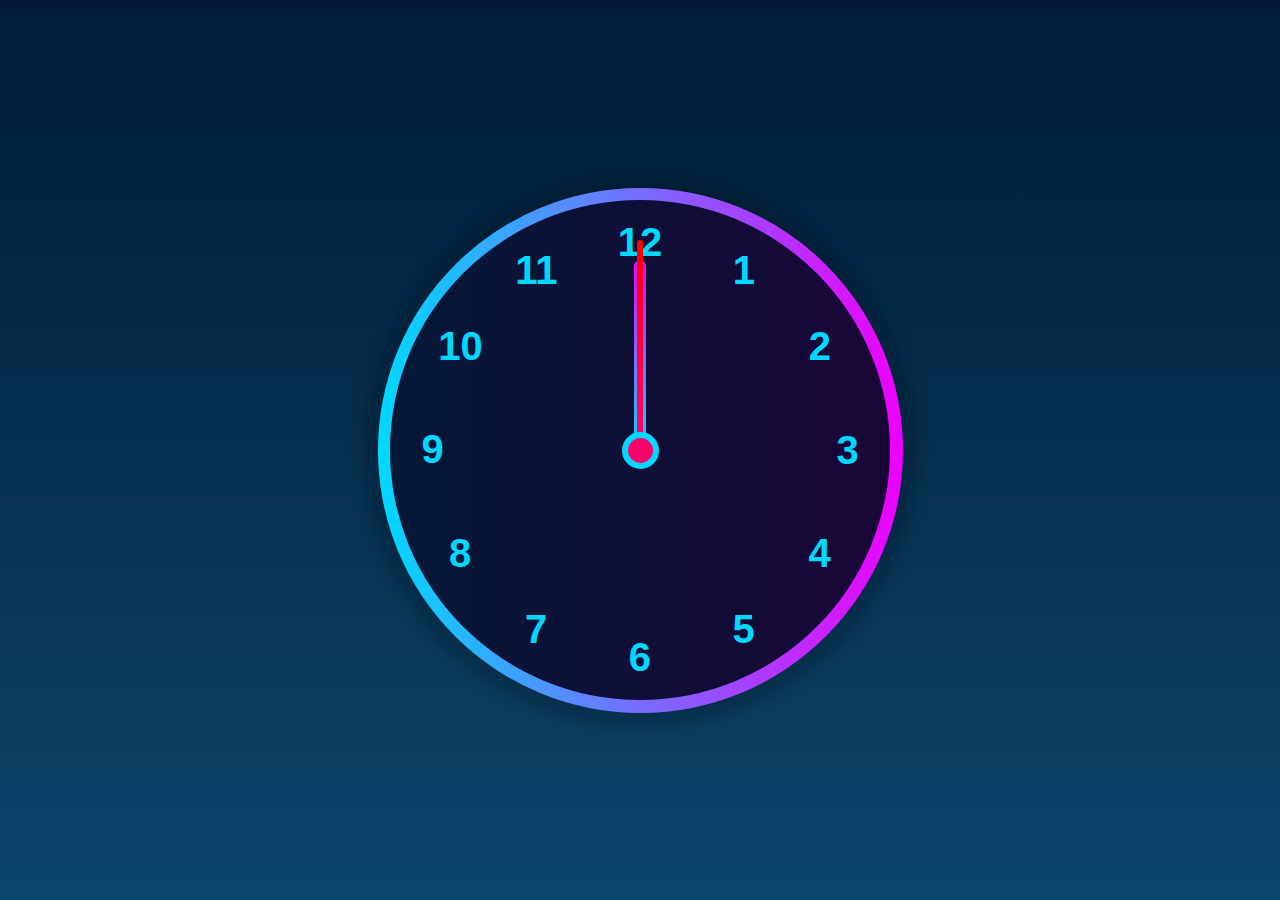
<file: AnalogClock/index.html>
<!DOCTYPE html>
<html lang="en">

<head>
    <meta charset="UTF-8">
    <meta name="viewport" content="width=device-width, initial-scale=1.0">
    <title>Analog Clock</title>
    <link rel="stylesheet" href="style.css">
</head>

<body>
    <div class="clock">
        <div class="number" style="--n:1"><b>1</b></div>
        <div class="number" style="--n:2"><b>2</b></div>
        <div class="number" style="--n:3"><b>3</b></div>
        <div class="number" style="--n:4"><b>4</b></div>
        <div class="number" style="--n:5"><b>5</b></div>
        <div class="number" style="--n:6"><b>6</b></div>
        <div class="number" style="--n:7"><b>7</b></div>
        <div class="number" style="--n:8"><b>8</b></div>
        <div class="number" style="--n:9"><b>9</b></div>
        <div class="number" style="--n:10"><b>10</b></div>
        <div class="number" style="--n:11"><b>11</b></div>
        <div class="number" style="--n:12"><b>12</b></div>
        <div class="hr-hand" id="hr-hand"></div>
        <div class="min-hand" id="min-hand"></div>
        <div class="sec-hand" id="sec-hand"></div>
        <div class="center-dot"></div>
    </div>

    <script type="module" src="script.js"></script>
</body>

</html>
</file>
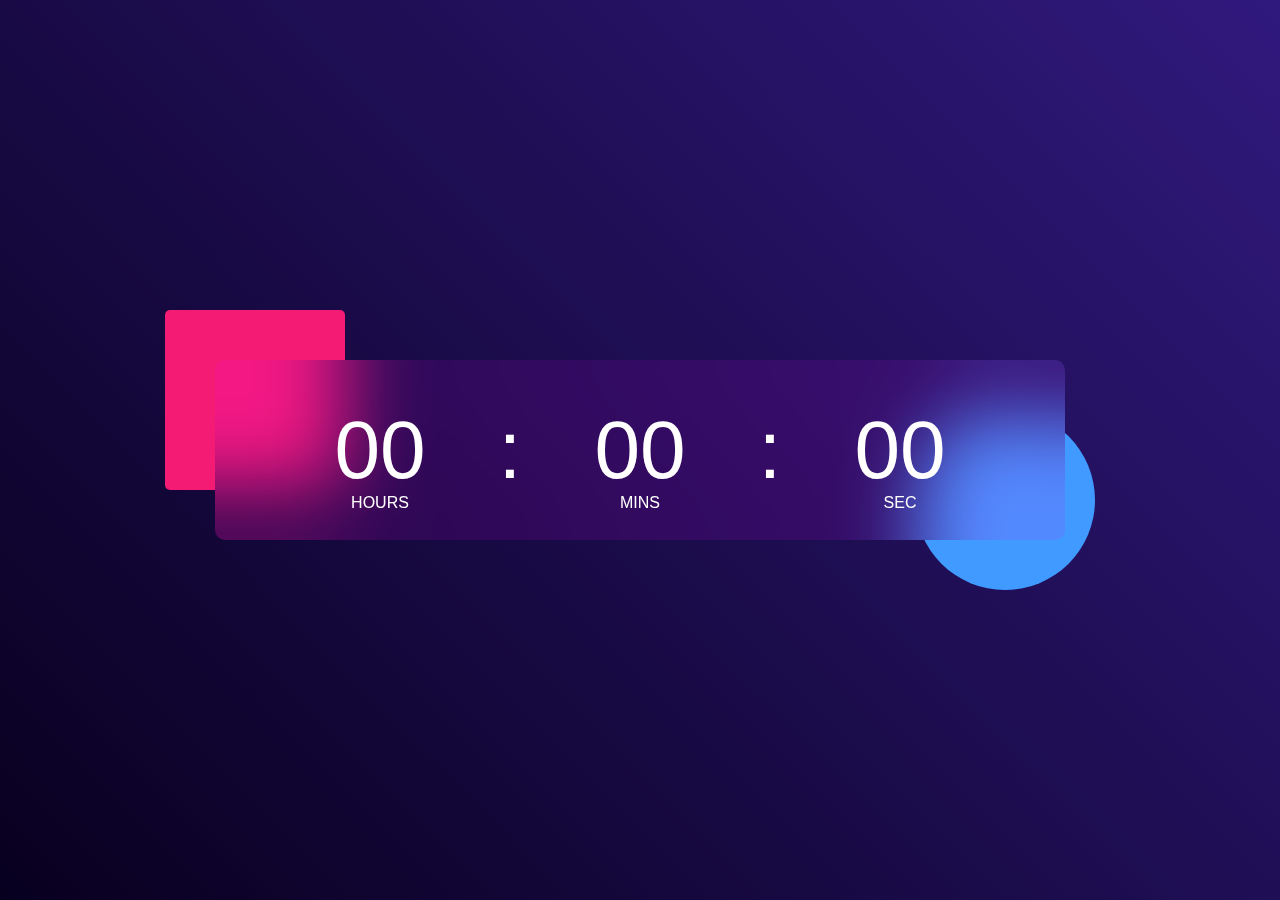
<file: DigitalClock/Index.html>
<!DOCTYPE html>
<html lang="en">

<head>
    <meta charset="UTF-8">
    <meta name="viewport" content="width=device-width, initial-scale=1.0">
    <title>Digital clock</title>
    <link rel="stylesheet" href="style.css">
</head>

<body>
    <div class="hero">
        <div class="container">
            <div class="clock">
                <span id="hrs">00</span>
                <span>:</span>
                <span id="min">00</span>
                <span>:</span>
                <span id="sec">00</span>
            </div>
        </div>
    </div>
    <script>
        let hrs = document.getElementById("hrs");
        let min = document.getElementById("min");
        let sec = document.getElementById("sec");
    
        setInterval(() => {
            let currentTime = new Date();
            let hours = currentTime.getHours();
            hours = hours % 12 || 12;
            hrs.innerHTML = (hours < 10 ? "0" : "") + hours;
            min.innerHTML = (currentTime.getMinutes() < 10 ? "0" : "") + currentTime.getMinutes();
            sec.innerHTML = (currentTime.getSeconds() < 10 ? "0" : "") + currentTime.getSeconds();
        }, 1000);
    </script>
    
    
</body>

</html>
</file>
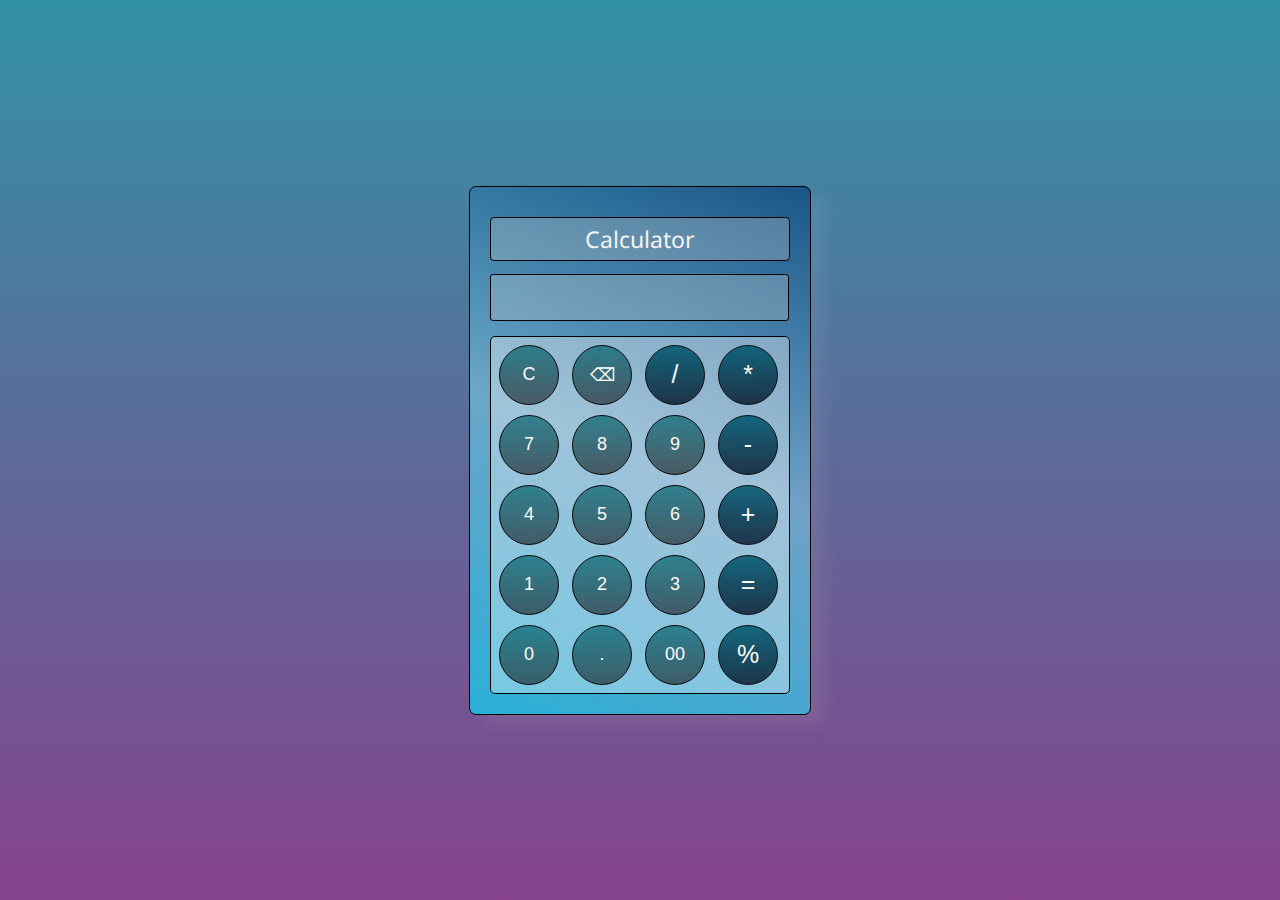
<file: Calculator/Caclulator.html>
<!DOCTYPE html>
<html lang="en">
<head>
  <meta charset="UTF-8">
  <meta name="viewport" content="width=device-width, initial-scale=1.0">
  <link rel="stylesheet" href="Calculator.css">
  <title>Calculator</title>
</head>
<body>

  <div class="calculator">
    <p>Calculator</p>
    <input type="text" id="display" readonly>
    <div class="buttons">
      <button onclick="clearDisplay()">C</button>
      <button onclick="backspace()">⌫</button>
      <button onclick="appendToDisplay('/')" class="symb">/</button>
      <button onclick="appendToDisplay('*')" class="symb">*</button>

      <button onclick="appendToDisplay('7')">7</button>
      <button onclick="appendToDisplay('8')">8</button>
      <button onclick="appendToDisplay('9')">9</button>
      <button onclick="appendToDisplay('-')" class="symb">-</button>

      <button onclick="appendToDisplay('4')">4</button>
      <button onclick="appendToDisplay('5')">5</button>
      <button onclick="appendToDisplay('6')">6</button>
      <button onclick="appendToDisplay('+')" class="symb">+</button>

      <button onclick="appendToDisplay('1')">1</button>
      <button onclick="appendToDisplay('2')">2</button>
      <button onclick="appendToDisplay('3')">3</button>
      <button onclick="calculate()" class="symb">=</button>

      <button onclick="appendToDisplay('0')">0</button>
      <button onclick="appendToDisplay('.')">.</button>
      <button onclick="appendToDisplay('00')">00</button>
      <button onclick="appendToDisplay('%')" class="symb">%</button>
    </div>
  </div>

  <script src="Calculator.js"></script>
</body>
</html>
</file>
<file: AnalogClock/style.css>
* {
    margin: 0;
    padding: 0;
    font-family: 'Segoe UI', Tahoma, Geneva, Verdana, sans-serif;
}

body {
    display: flex;
    justify-content: center;
    align-items: center;
    height: 100vh;
    background: linear-gradient(360deg, #0b456b, #021c37);
}

.clock {
    width: 500px;
    height: 500px;
    position: relative;
    border-radius: 50%;
    display: flex;
    justify-content: center;
    align-items: center;
    background: rgba(6, 7, 36, 0.915);
}

.clock::before {
    content: "";
    width: 525px;
    height: 525px;
    position: absolute;
    border-radius: 50%;
    background: linear-gradient(to right, #00d9ff, #ee00ff);
    box-shadow: 0 0 15px 15px rgba(0, 0, 0, 0.2);
    z-index: -1;
}

.number {
    transform: rotate(calc(30deg*var(--n)));
    position: absolute;
    text-align: center;
    inset: 20px;
    font-size: 40px;
    color: #00d9ff;
}

.number b {
    transform: rotate(calc(-30deg*var(--n)));
    display: inline-block;
}

.center-dot {
    position: absolute;
    width: 25px;
    height: 25px;
    background-color: #ff006a;
    border: 6px solid #00d9ff;
    border-radius: 50%;
}

.hr-hand,
.min-hand,
.sec-hand {
    --rotate: 0;
    position: absolute;
    left: 50%;
    bottom: 50%;
    transform: translate(-50%) rotate(calc(var(--rotate)*1deg));
    transform-origin: bottom;
    border-radius: 30px 30px 0 0;
}

.hr-hand {
    width: 12px;
    height: 130px;
    background: linear-gradient(#00d9ff, #ee00ff);
}

.min-hand {
    width: 12px;
    height: 190px;
    background: linear-gradient(to top, #00d9ff, #ee00ff);
}

.sec-hand {
    width: 6px;
    height: 210px;
    background: linear-gradient(to top, #ff006ffc, #ff0000);
}
</file>
<file: DigitalClock/style.css>
* {
    margin: 0;
    padding: 0;
    font-family: 'poppins', sans-serif;
    box-sizing: border-box;
}

.hero {
    width: 100%;
    min-height: 100vh;
    background: linear-gradient(45deg, #08001f, #30197d);
    color: #fff;
    position: relative;
}

.container {
    width: 850px;
    height: 180px;
    position: absolute;
    top: 50%;
    left: 50%;
    transform: translate(-50%, -50%);
}

.clock {
    width: 100%;
    height: 100%;
    background: rgba(235, 0, 255, 0.11);
    border-radius: 10px;
    display: flex;
    align-items: center;
    justify-content: center;
    backdrop-filter: blur(40px);
}

.container::before {
    content: '';
    width: 180px;
    height: 180px;
    background: #f41b75;
    border-radius: 5px;
    position: absolute;
    left: -50px;
    top: -50px;
    z-index: -1;
}

.container::after {
    content: '';
    width: 180px;
    height: 180px;
    background: #419aff;
    border-radius: 50%;
    position: absolute;
    right: -30px;
    bottom: -50px;
    z-index: -1;
}

.clock span {
    font-size: 82px;
    width: 130px;
    display: inline-block;
    text-align: center;
    position: relative;
}

.clock span::after {
    font-size: 16px;
    position: absolute;
    bottom: -15px;
    left: 50%;
    transform: translate(-50%);
}

#hrs::after {
    content: 'HOURS';
}

#min::after {
    content: 'MINS';
}

#sec::after {
    content: 'SEC';
}
</file>
<file: Calculator/Calculator.css>
@import url('https://fonts.googleapis.com/css2?family=Noto+Sans&family=Nunito:wght@300&family=Playfair+Display:wght@700&family=Roboto:wght@100&display=swap');
body {
    display: flex;
    align-items: center;
    justify-content: center;
    height: 100vh;
    margin: 0;
    background: linear-gradient(rgba(1, 119, 146, 0.804),rgba(90, 0, 98, 0.736));
  }
  .calculator {
    width: 300px;
    padding: 20px;
    border: 1px solid #000000;
    background: linear-gradient(200deg,rgba(1, 61, 121, 0.642),rgba(129, 226, 248, 0.481),rgba(14, 211, 241, 0.729));
    border-radius: 7px;
    box-shadow: 15px 10px 15px rgba(218, 218, 218, 0.1);
  }
  .calculator p{
    font-size: 23px;
    color: #f4f4f4;
    margin-bottom: 13px;
    margin-top: 10px;
    text-align: center;
    border: 1.5px solid black;
    padding: 5px;
    border-radius: 4px;
    font-family: 'Noto Sans', sans-serif;
    background: rgba(203, 202, 202, 0.304);
  }
  #display {
    color: #f4f4f4;
    width: 91%;
    margin-bottom: 15px;
    padding: 12px;
    font-size: 18px;
    border: 1.5px solid rgb(4, 4, 4);
    border-radius: 3px;
    background: rgba(203, 202, 202, 0.304);
    backdrop-filter: blur(10px);
  }
  .buttons {
    display: grid;
    grid-template-columns: repeat(4, 1fr);
    gap: 10px;
    border: 1px solid black;
    padding: 8px;
    border-radius: 5px;
    background-color: #fdfcfc59;
  }
  button {
    padding: 10px;
    font-size: 18px;
    cursor: pointer;
    background: linear-gradient(360deg,rgba(2, 2, 2, 0.543),rgba(1, 99, 110, 0.689));
    border: 1.5px solid rgb(7, 7, 7);
    border-radius: 50%;
    width: 60px;
    height: 60px;
    color: #fdfcfc;
  }
  .symb{
    background-color: rgba(0, 53, 117, 0.579);
    border: 1.5px solid rgb(15, 15, 15);
    font-size: 25px;
    align-items: center;
  }
</file>
